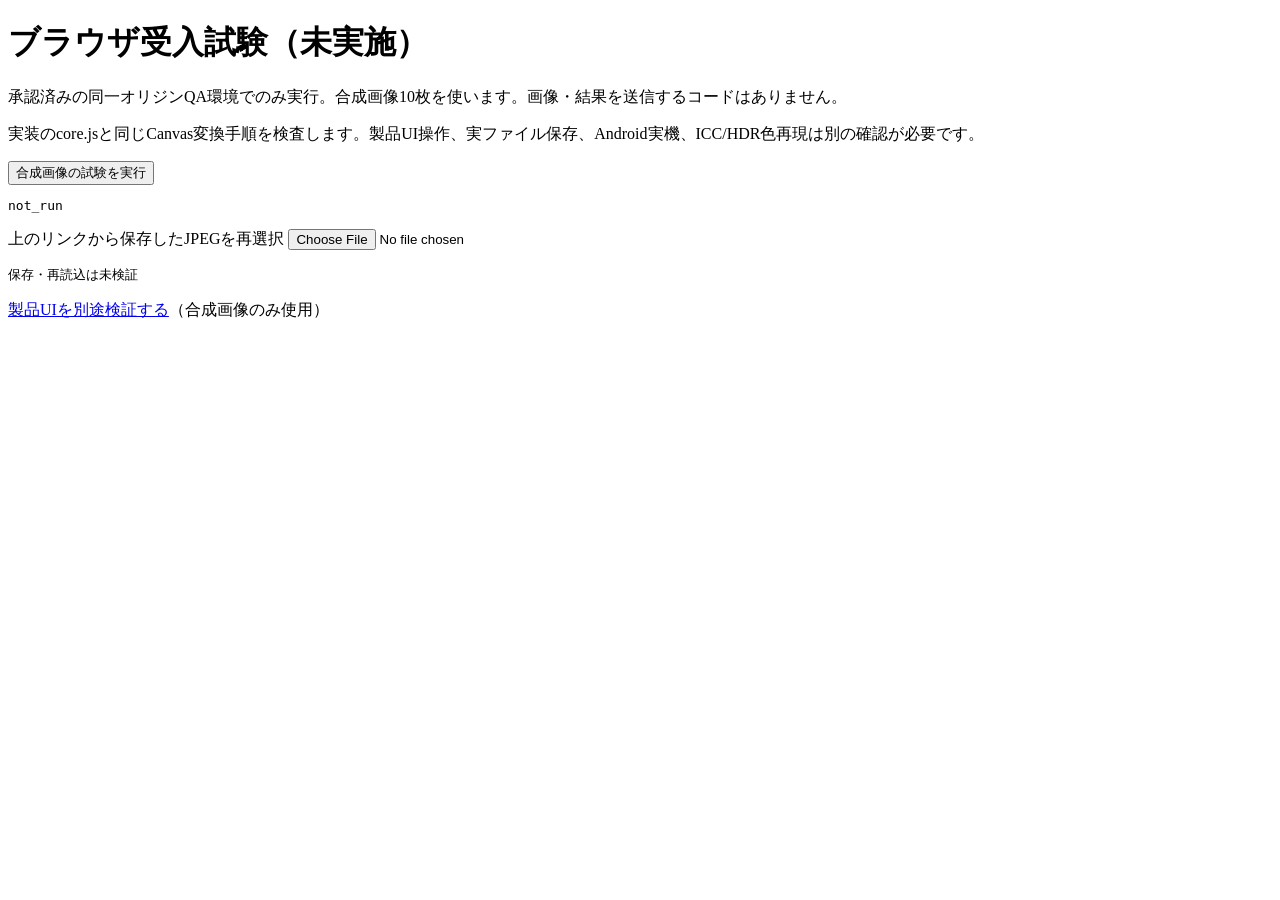
<file: experiments/image-fit/qa/index.html>
<!doctype html>
<html lang="ja"><meta charset="utf-8"><meta name="viewport" content="width=device-width,initial-scale=1">
<meta name="robots" content="noindex,nofollow"><title>画像サイズ合わせ：合成画像コーデックQA</title>
<h1>ブラウザ受入試験（未実施）</h1>
<p>承認済みの同一オリジンQA環境でのみ実行。合成画像10枚を使います。画像・結果を送信するコードはありません。</p>
<p>実装のcore.jsと同じCanvas変換手順を検査します。製品UI操作、実ファイル保存、Android実機、ICC/HDR色再現は別の確認が必要です。</p>
<button id="run" type="button">合成画像の試験を実行</button>
<pre id="report">not_run</pre><a id="save" hidden>透過変換のJPEGを保存</a>
<p><label>上のリンクから保存したJPEGを再選択 <input id="reload" type="file" accept="image/jpeg"></label></p>
<pre id="roundtrip">保存・再読込は未検証</pre>
<p><a href="../site/index.html">製品UIを別途検証する</a>（合成画像のみ使用）</p>
<script src="../site/core.js"></script><script src="fixtures.js"></script><script src="runner.js"></script>
</html>
</file>
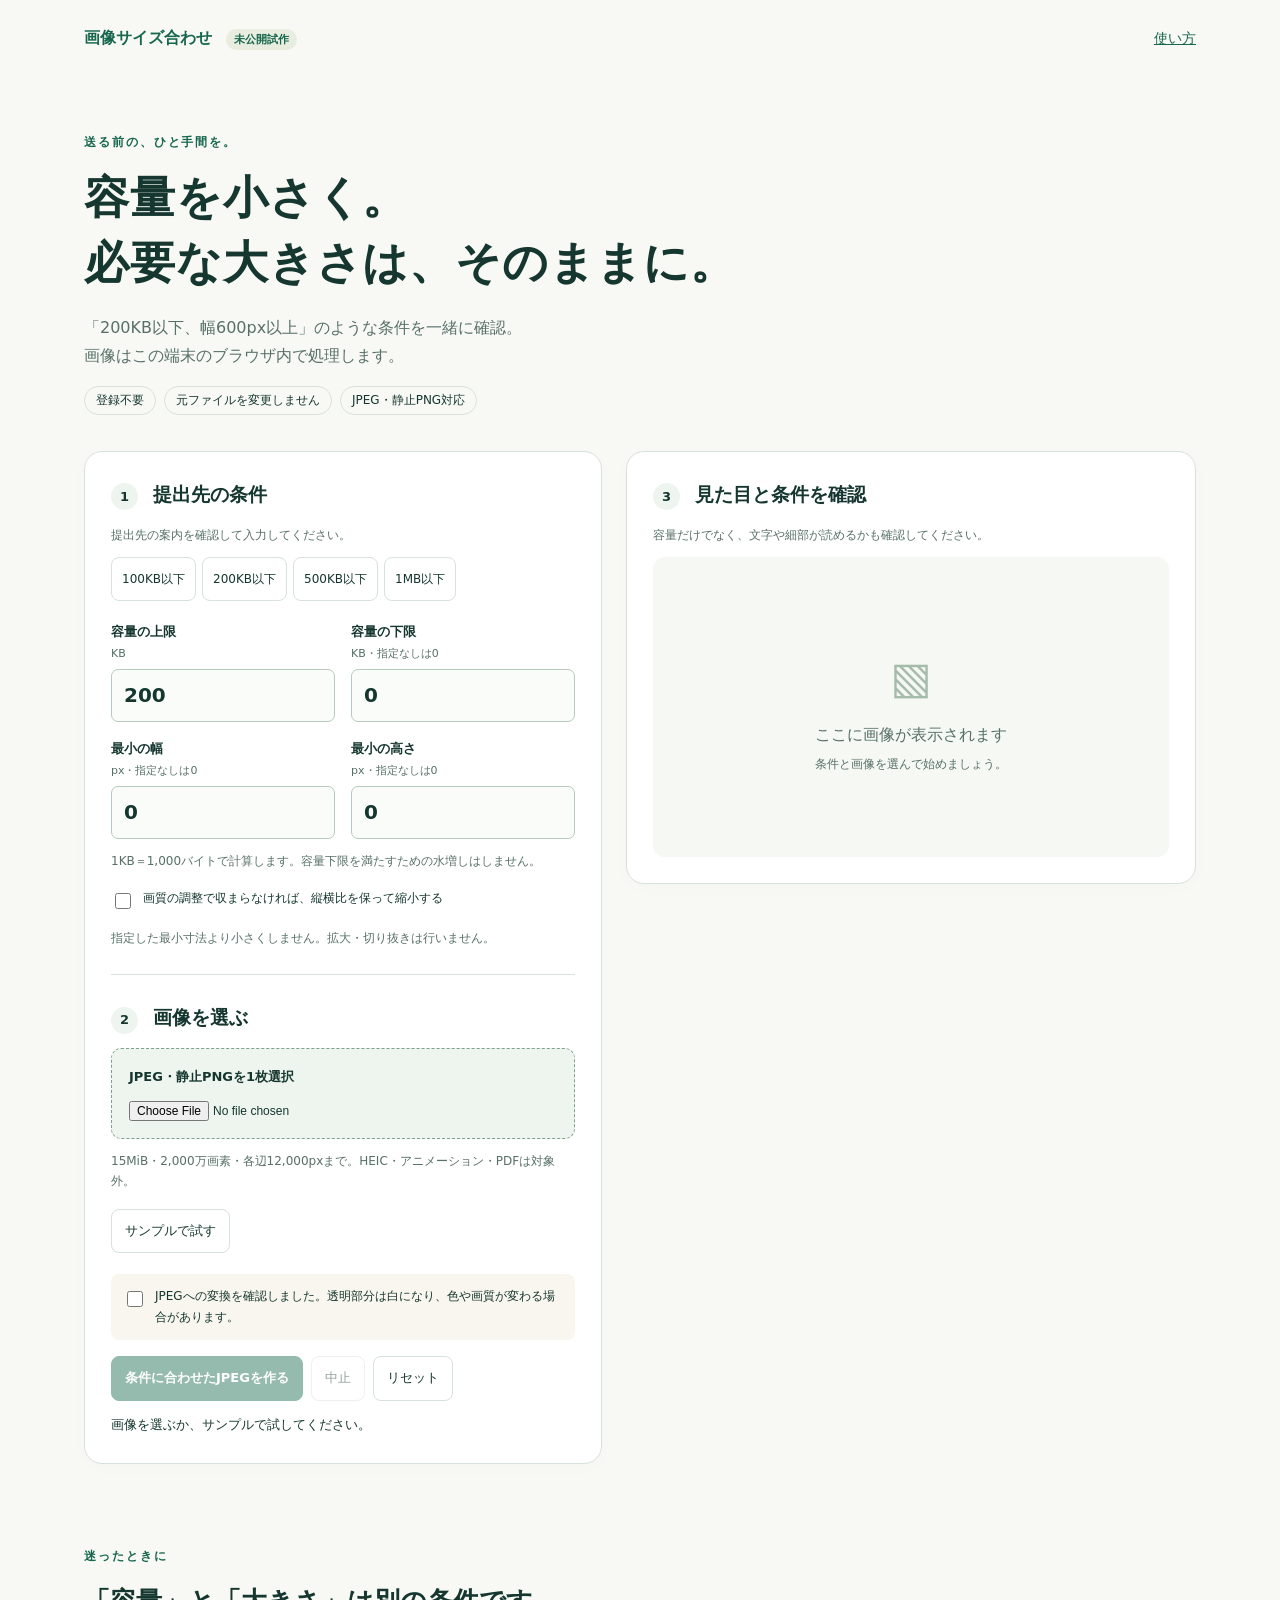
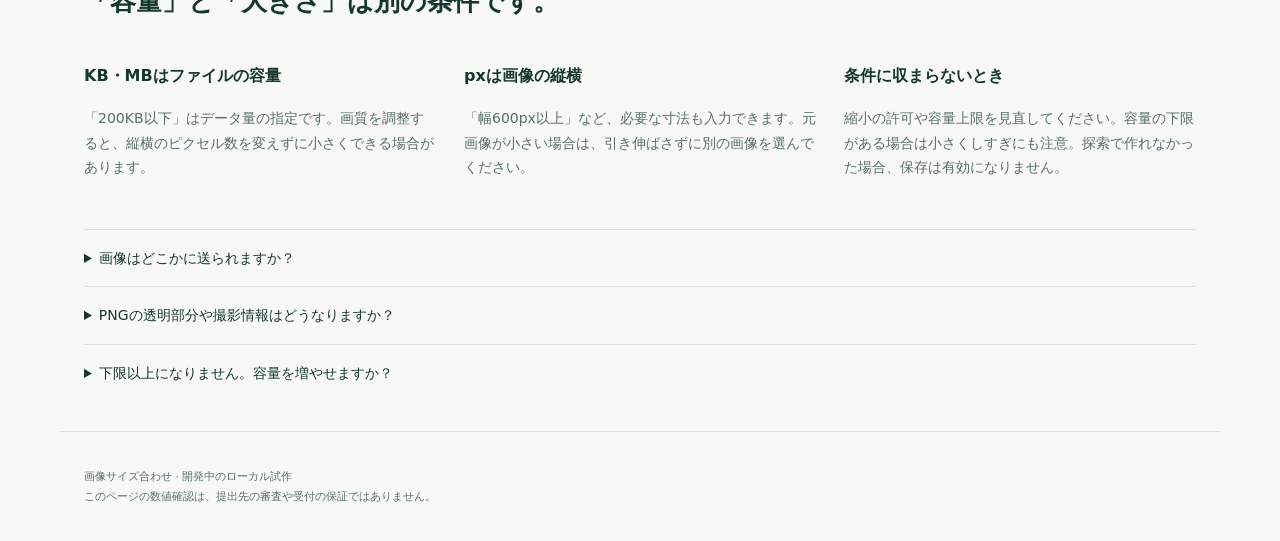
<file: experiments/image-fit/site/index.html>
<!doctype html>
<html lang="ja">
<head>
<meta charset="utf-8"><meta name="viewport" content="width=device-width,initial-scale=1">
<meta http-equiv="Content-Security-Policy" content="default-src 'self'; script-src 'self'; style-src 'self'; img-src 'self' blob: data:; connect-src 'none'; object-src 'none'; base-uri 'none'; form-action 'none'">
<meta name="robots" content="noindex,nofollow">
<title>画像を200KB以下に圧縮・最小pxも確認｜画像サイズ合わせ（未公開試作）</title>
<meta name="description" content="画像を100KB・200KB・500KB以下へ。容量の下限と最小ピクセル数を確認し、条件内のJPEGをブラウザ内で作成します。登録不要。">
<link rel="stylesheet" href="style.css"><script src="core.js" defer></script><script src="app.js" defer></script>
</head>
<body>
<header><a class="brand" href="#">画像サイズ合わせ <span>未公開試作</span></a><a href="#guide">使い方</a></header>
<main>
<section class="intro"><p class="eyebrow">送る前の、ひと手間を。</p><h1>容量を小さく。<br>必要な大きさは、そのままに。</h1><p>「200KB以下、幅600px以上」のような条件を一緒に確認。<br>画像はこの端末のブラウザ内で処理します。</p><div class="pills"><span>登録不要</span><span>元ファイルを変更しません</span><span>JPEG・静止PNG対応</span></div></section>
<div class="workspace">
<section class="panel controls" aria-labelledby="condition-heading">
<h2 id="condition-heading"><span class="step">1</span> 提出先の条件</h2>
<p class="hint">提出先の案内を確認して入力してください。</p>
<div class="presets" aria-label="容量上限の選択"><button type="button" data-kb="100">100KB以下</button><button type="button" data-kb="200">200KB以下</button><button type="button" data-kb="500">500KB以下</button><button type="button" data-kb="1000">1MB以下</button></div>
<div class="fields"><label>容量の上限 <span class="unit">KB</span><input id="maxKB" type="number" min="1" max="15000" step="any" value="200"></label><label>容量の下限 <span class="unit">KB・指定なしは0</span><input id="minKB" type="number" min="0" step="any" value="0"></label><label>最小の幅 <span class="unit">px・指定なしは0</span><input id="minW" type="number" min="0" max="12000" step="1" value="0"></label><label>最小の高さ <span class="unit">px・指定なしは0</span><input id="minH" type="number" min="0" max="12000" step="1" value="0"></label></div>
<p class="hint">1KB＝1,000バイトで計算します。容量下限を満たすための水増しはしません。</p>
<label class="check"><input id="resize" type="checkbox">画質の調整で収まらなければ、縦横比を保って縮小する</label>
<p class="hint">指定した最小寸法より小さくしません。拡大・切り抜きは行いません。</p>
<hr><h2><span class="step">2</span> 画像を選ぶ</h2>
<label class="filebox" for="file">JPEG・静止PNGを1枚選択<input id="file" type="file" accept="image/jpeg,image/png"></label>
<p class="hint">15MiB・2,000万画素・各辺12,000pxまで。HEIC・アニメーション・PDFは対象外。</p>
<button id="sample" type="button" class="secondary">サンプルで試す</button>
<label class="check conversion"><input id="agree" type="checkbox">JPEGへの変換を確認しました。透明部分は白になり、色や画質が変わる場合があります。</label>
<div class="actions"><button id="run" class="primary" disabled>条件に合わせたJPEGを作る</button><button id="cancel" type="button" disabled>中止</button><button id="clear" type="button">リセット</button></div>
<p id="status" class="status" role="status" aria-live="polite">画像を選ぶか、サンプルで試してください。</p>
</section>
<section class="panel preview" aria-labelledby="result-heading"><h2 id="result-heading"><span class="step">3</span> 見た目と条件を確認</h2><p class="hint">容量だけでなく、文字や細部が読めるかも確認してください。</p>
<div id="empty" class="empty"><span aria-hidden="true">▧</span><p>ここに画像が表示されます</p><small>条件と画像を選んで始めましょう。</small></div>
<div id="before" hidden><h3>元画像</h3><p id="input-info"></p><div class="imageframe"><img id="original" alt="選択した元画像" role="button" tabindex="0" aria-label="元画像を原寸で開く（新しいタブ）"></div></div>
<div id="after" hidden><h3>作成したJPEG <span class="badge">入力した数値条件を満たしています</span></h3><p id="output-info"></p><div class="imageframe"><img id="output" alt="条件に合わせたJPEG" role="button" tabindex="0" aria-label="作成したJPEGを原寸で開く（新しいタブ）"></div><label class="check"><input id="review" type="checkbox">文字・色・細部を見て、保存する画像を確認しました</label><a id="download" class="primary disabled" aria-disabled="true" tabindex="-1">JPEGを保存</a><p class="hint">プレビューをタップするか、フォーカスしてEnter・スペースを押すと原寸画像を別タブで開けます。提出先での受付・内容の判読は保証しません。</p></div>
</section></div>
<section class="guide" id="guide"><p class="eyebrow">迷ったときに</p><h2>「容量」と「大きさ」は別の条件です。</h2><div class="guidegrid"><article><h3>KB・MBはファイルの容量</h3><p>「200KB以下」はデータ量の指定です。画質を調整すると、縦横のピクセル数を変えずに小さくできる場合があります。</p></article><article><h3>pxは画像の縦横</h3><p>「幅600px以上」など、必要な寸法も入力できます。元画像が小さい場合は、引き伸ばさずに別の画像を選んでください。</p></article><article><h3>条件に収まらないとき</h3><p>縮小の許可や容量上限を見直してください。容量の下限がある場合は小さくしすぎにも注意。探索で作れなかった場合、保存は有効になりません。</p></article></div><details><summary>画像はどこかに送られますか？</summary><p>この試作に画像送信・外部解析・広告・ブラウザへの自動保存機能はありません。ページ配信時には配信事業者が通常のアクセス情報を処理する場合があります。ファイル名や画像内容を送信する機能はありません。リセットやページ終了で作業内容は失われます。</p></details><details><summary>PNGの透明部分や撮影情報はどうなりますか？</summary><p>出力はJPEGのみで透明部分は白になります。元の撮影情報の引継ぎは目的としていません。色・画質・向きなどを保存前に確認してください。画像内に写っている個人情報は消しません。</p></details><details><summary>下限以上になりません。容量を増やせますか？</summary><p>無意味なデータの追加や、画像の引き伸ばしは行いません。高解像度の元画像を選ぶか、提出先の条件をご確認ください。JPEGの品質・寸法を段階的に試すため、全ての出力方法を探索した結果ではありません。</p></details></section>
</main><footer>画像サイズ合わせ · 開発中のローカル試作<br>このページの数値確認は、提出先の審査や受付の保証ではありません。</footer>
</body></html>
</file>
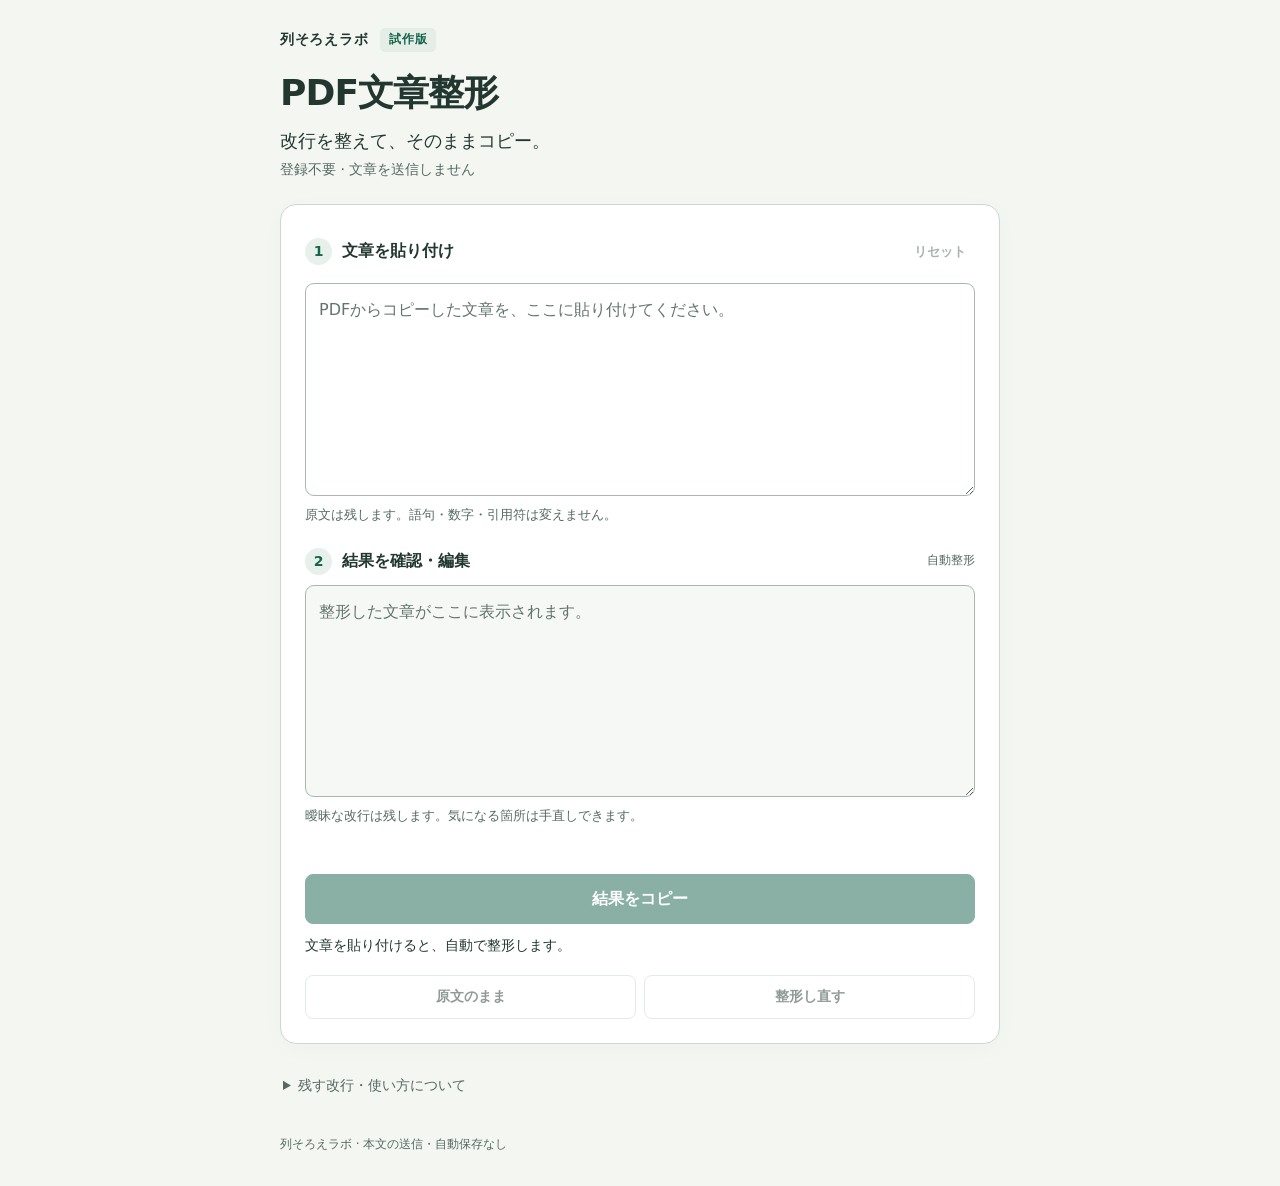
<file: experiments/pdf-text/site/index.html>
<!doctype html>
<html lang="ja">
<head>
  <meta charset="utf-8">
  <meta name="viewport" content="width=device-width,initial-scale=1">
  <meta name="robots" content="noindex,nofollow">
  <meta http-equiv="Content-Security-Policy" content="default-src 'none'; script-src 'self'; style-src 'self'; connect-src 'none'; img-src 'none'; base-uri 'none'; form-action 'none'">
  <title>PDF文章整形｜改行を整えて、そのままコピー</title>
  <meta name="description" content="PDFからコピーした文章の折り返し改行を控えめに整形。原文を残し、結果を編集してコピーできます。">
  <link rel="stylesheet" href="style.css">
  <script src="core.js" defer></script>
  <script src="app.js" defer></script>
</head>
<body>
  <main>
    <header>
      <p class="brand">列そろえラボ <span class="badge">試作版</span></p>
      <h1>PDF文章整形</h1>
      <p class="lead">改行を整えて、そのままコピー。</p>
      <p class="privacy">登録不要 · 文章を送信しません</p>
    </header>
    <section class="card" aria-label="文章の整形">
      <div class="label-row"><label for="source"><span class="step">1</span> 文章を貼り付け</label><button id="reset" class="quiet" type="button" disabled>リセット</button></div>
      <textarea id="source" rows="7" spellcheck="false" autocomplete="off" autocapitalize="off" aria-describedby="source-hint" placeholder="PDFからコピーした文章を、ここに貼り付けてください。"></textarea>
      <p id="source-hint" class="hint">原文は残します。語句・数字・引用符は変えません。</p>
      <div class="result-heading"><label for="result"><span class="step">2</span> 結果を確認・編集</label><span class="automatic">自動整形</span></div>
      <textarea id="result" rows="7" spellcheck="false" autocomplete="off" autocapitalize="off" aria-describedby="result-hint summary" placeholder="整形した文章がここに表示されます。" disabled></textarea>
      <p id="result-hint" class="hint">曖昧な改行は残します。気になる箇所は手直しできます。</p>
      <p id="summary" class="summary"></p>
      <button id="copy" class="primary" type="button" disabled>結果をコピー</button>
      <p id="status" class="status" role="status" aria-live="polite" aria-atomic="true"></p>
      <div class="secondary"><button id="restore" type="button" disabled>原文のまま</button><button id="reformat" type="button" disabled>整形し直す</button></div>
    </section>
    <details>
      <summary>残す改行・使い方について</summary>
      <p>段落・空行・箇条書き・見出し・URL・メール・数字を含む行は、改行をなるべく残します。日本語の助詞などから折り返しと判断できる箇所だけをつなぎます。英文では接続に必要な半角スペースを入れる場合があります。</p>
      <p>意図と違う場合は結果を手直しするか、「原文のまま」に戻せます。すべての折り返しや見出しを正しく判定できるわけではありません。</p>
      <p>10万文字（UTF-16単位）・5,000行まで。PDFファイルの読込や画像の文字認識は行いません。表・CSV全体には使わず、文章だけを貼り付けてください。</p>
      <p>文章はこのページの一時的な状態だけに保持します。リセットや再読み込みで消えます。端末のクリップボードへコピー済みの文章は消えません。</p>
    </details>
    <footer>列そろえラボ · 本文の送信・自動保存なし</footer>
  </main>
</body>
</html>
</file>
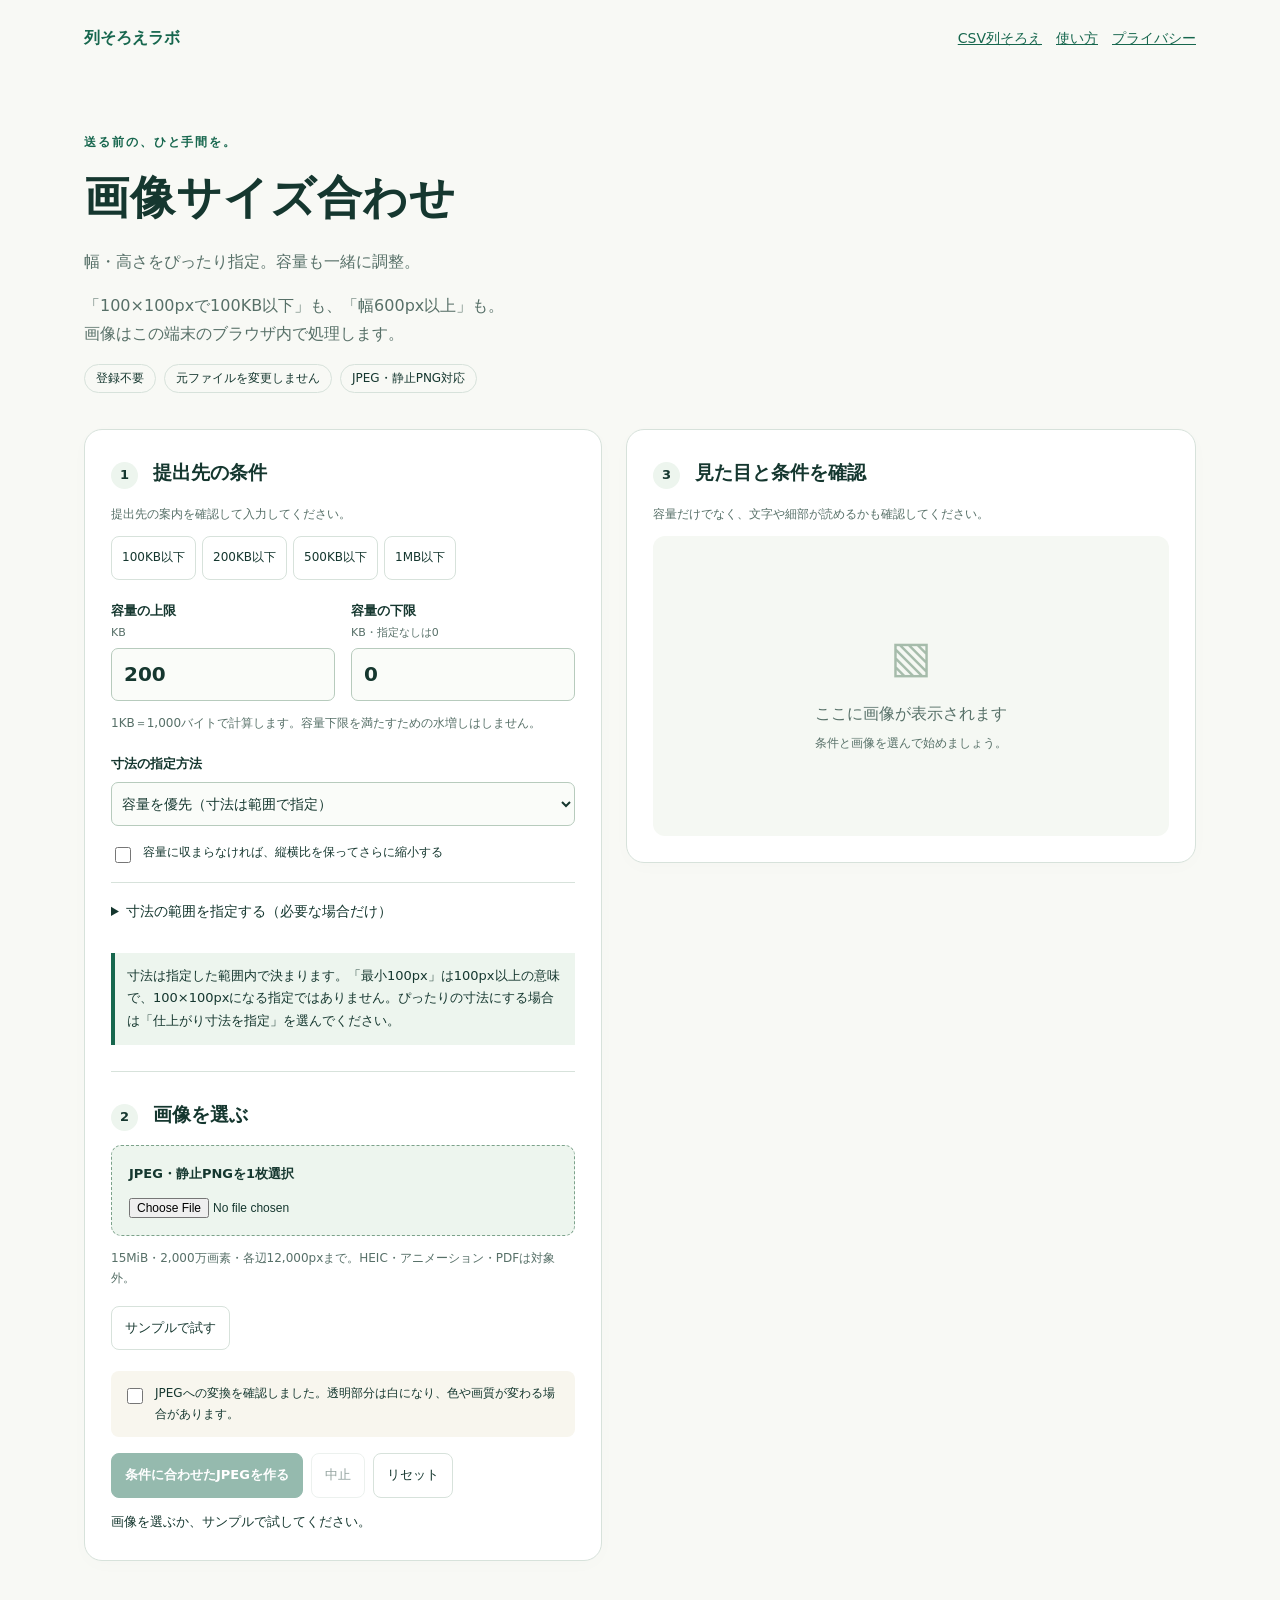
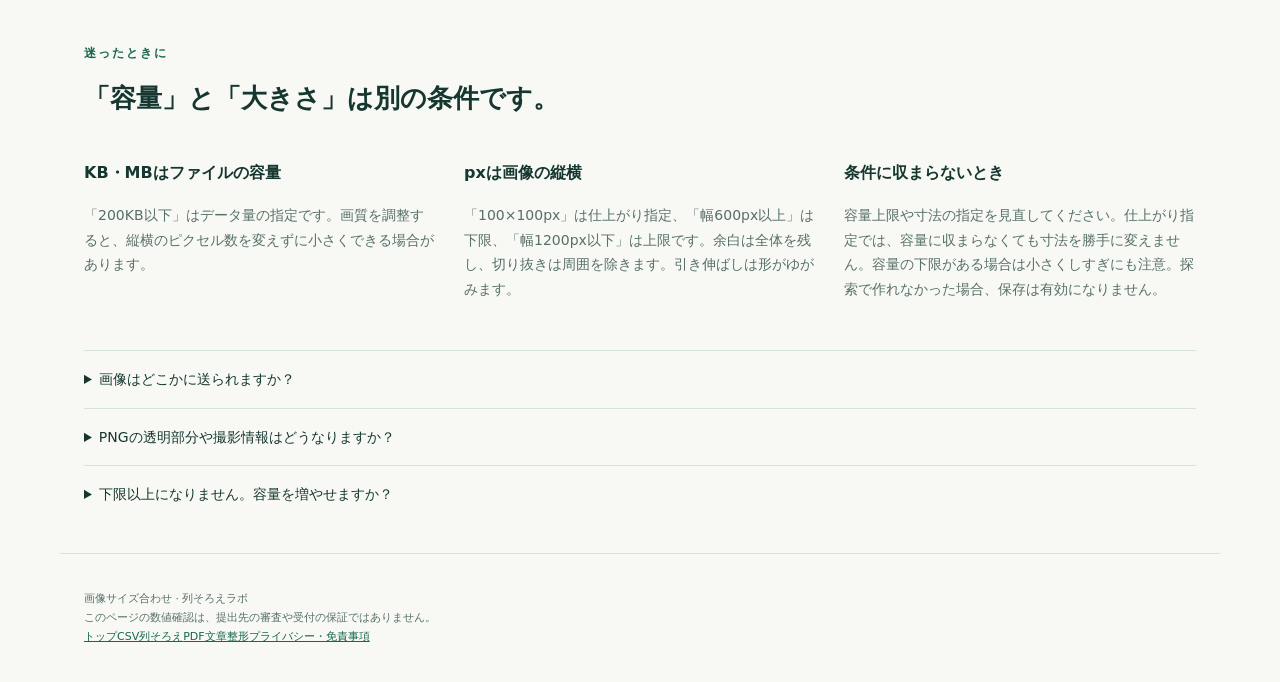
<file: site/tools/image-fit/index.html>
<!doctype html>
<html lang="ja">
<head>
<meta charset="utf-8"><meta name="viewport" content="width=device-width,initial-scale=1">
<meta http-equiv="Content-Security-Policy" content="default-src 'self'; script-src 'self' https://static.cloudflareinsights.com; style-src 'self'; img-src 'self' blob: data:; connect-src 'self' https://cloudflareinsights.com; object-src 'none'; base-uri 'none'; form-action 'none'">
<meta name="robots" content="index,follow"><link rel="canonical" href="https://columns-lab.pages.dev/tools/image-fit/">
<title>画像サイズ合わせ｜仕上がり寸法と容量を同時に指定 | 列そろえラボ</title>
<meta name="description" content="画像を100KB・200KB・500KB以下へ。仕上がり寸法または寸法の範囲と容量の上下限を同時に確認し、JPEG・静止PNGから条件内のJPEGを端末内で作成。無料・登録不要。">
<link rel="stylesheet" href="style.css"><script src="core.js" defer></script><script src="app.js" defer></script>
</head>
<body>
<header><a class="brand" href="/">列そろえラボ</a><nav aria-label="ページ案内"><a href="/tools/csv-merge/">CSV列そろえ</a><a href="#guide">使い方</a><a href="/privacy/">プライバシー</a></nav></header>
<main>
<section class="intro"><p class="eyebrow">送る前の、ひと手間を。</p><h1>画像サイズ合わせ</h1><p>幅・高さをぴったり指定。容量も一緒に調整。</p><p>「100×100pxで100KB以下」も、「幅600px以上」も。<br>画像はこの端末のブラウザ内で処理します。</p><div class="pills"><span>登録不要</span><span>元ファイルを変更しません</span><span>JPEG・静止PNG対応</span></div></section>
<div class="workspace">
<section class="panel controls" aria-labelledby="condition-heading">
<h2 id="condition-heading"><span class="step">1</span> 提出先の条件</h2>
<p class="hint">提出先の案内を確認して入力してください。</p>
<div class="presets" aria-label="容量上限の選択"><button type="button" data-kb="100">100KB以下</button><button type="button" data-kb="200">200KB以下</button><button type="button" data-kb="500">500KB以下</button><button type="button" data-kb="1000">1MB以下</button></div>
<div class="fields"><label>容量の上限 <span class="unit">KB</span><input id="maxKB" type="number" min="1" max="15000" step="any" value="200"></label><label>容量の下限 <span class="unit">KB・指定なしは0</span><input id="minKB" type="number" min="0" step="any" value="0"></label></div>
<p class="hint">1KB＝1,000バイトで計算します。容量下限を満たすための水増しはしません。</p>
<label class="select-label" for="mode">寸法の指定方法</label><select id="mode" aria-describedby="dimension-summary"><option value="capacity">容量を優先（寸法は範囲で指定）</option><option value="exact">仕上がり寸法を指定（幅・高さぴったり）</option></select>
<div id="exact-settings" hidden><div class="fields"><label>仕上がりの幅 <span class="unit">px・この寸法で保存</span><input id="targetW" type="number" min="1" max="12000" step="1" value="100"></label><label>仕上がりの高さ <span class="unit">px・この寸法で保存</span><input id="targetH" type="number" min="1" max="12000" step="1" value="100"></label></div>
<label class="select-label" for="fit">元画像と縦横比が違うとき</label><select id="fit"><option value="pad">白い余白を追加（全体を残す）</option><option value="crop">中央で切り抜く（周囲が欠ける）</option><option value="stretch">引き伸ばす（形がゆがむ）</option></select></div>
<div id="capacity-settings"><label class="check"><input id="resize" type="checkbox">容量に収まらなければ、縦横比を保ってさらに縮小する</label>
<details><summary>寸法の範囲を指定する（必要な場合だけ）</summary><p class="hint">最小＝これ以上、最大＝これ以下。最大を指定すると、縮小のチェックがなくても範囲内に縮小します。拡大はしません。</p><div class="fields"><label>幅の下限（最小）<span class="unit">px以上・指定なしは0</span><input id="minW" type="number" min="0" max="12000" step="1" value="0"></label><label>高さの下限（最小）<span class="unit">px以上・指定なしは0</span><input id="minH" type="number" min="0" max="12000" step="1" value="0"></label><label>幅の上限（最大）<span class="unit">px以下・指定なしは0</span><input id="maxW" type="number" min="0" max="12000" step="1" value="0"></label><label>高さの上限（最大）<span class="unit">px以下・指定なしは0</span><input id="maxH" type="number" min="0" max="12000" step="1" value="0"></label></div></details></div>
<p id="dimension-summary" class="dimension-summary" role="status" aria-live="polite"></p>
<hr><h2><span class="step">2</span> 画像を選ぶ</h2>
<label class="filebox" for="file">JPEG・静止PNGを1枚選択<input id="file" type="file" accept="image/jpeg,image/png"></label>
<p class="hint">15MiB・2,000万画素・各辺12,000pxまで。HEIC・アニメーション・PDFは対象外。</p>
<button id="sample" type="button" class="secondary">サンプルで試す</button>
<label class="check conversion"><input id="agree" type="checkbox">JPEGへの変換を確認しました。透明部分は白になり、色や画質が変わる場合があります。</label>
<div class="actions"><button id="run" class="primary" disabled>条件に合わせたJPEGを作る</button><button id="cancel" type="button" disabled>中止</button><button id="clear" type="button">リセット</button></div>
<p id="status" class="status" role="status" aria-live="polite">画像を選ぶか、サンプルで試してください。</p>
</section>
<section class="panel preview" aria-labelledby="result-heading"><h2 id="result-heading"><span class="step">3</span> 見た目と条件を確認</h2><p class="hint">容量だけでなく、文字や細部が読めるかも確認してください。</p>
<div id="empty" class="empty"><span aria-hidden="true">▧</span><p>ここに画像が表示されます</p><small>条件と画像を選んで始めましょう。</small></div>
<div id="before" hidden><h3>元画像</h3><p id="input-info"></p><div class="imageframe"><img id="original" alt="選択した元画像" role="button" tabindex="0" aria-label="元画像を原寸で開く（新しいタブ）"></div></div>
<div id="after" hidden><h3>作成したJPEG <span class="badge">入力した数値条件を満たしています</span></h3><p id="output-info"></p><div class="imageframe"><img id="output" alt="条件に合わせたJPEG" role="button" tabindex="0" aria-label="作成したJPEGを原寸で開く（新しいタブ）"></div><label class="check"><input id="review" type="checkbox">文字・色・細部を見て、保存する画像を確認しました</label><a id="download" class="primary disabled" aria-disabled="true" tabindex="-1">JPEGを保存</a><p class="hint">プレビューをタップするか、フォーカスしてEnter・スペースを押すと原寸画像を別タブで開けます。提出先での受付・内容の判読は保証しません。</p></div>
</section></div>
<section class="guide" id="guide"><p class="eyebrow">迷ったときに</p><h2>「容量」と「大きさ」は別の条件です。</h2><div class="guidegrid"><article><h3>KB・MBはファイルの容量</h3><p>「200KB以下」はデータ量の指定です。画質を調整すると、縦横のピクセル数を変えずに小さくできる場合があります。</p></article><article><h3>pxは画像の縦横</h3><p>「100×100px」は仕上がり指定、「幅600px以上」は下限、「幅1200px以下」は上限です。余白は全体を残し、切り抜きは周囲を除きます。引き伸ばしは形がゆがみます。</p></article><article><h3>条件に収まらないとき</h3><p>容量上限や寸法の指定を見直してください。仕上がり指定では、容量に収まらなくても寸法を勝手に変えません。容量の下限がある場合は小さくしすぎにも注意。探索で作れなかった場合、保存は有効になりません。</p></article></div><details><summary>画像はどこかに送られますか？</summary><p>画像の内容・ファイル名を送信する機能や、作業内容の自動保存機能はありません。ページ表示時には通常の配信通信と、既存のCloudflare Web Analyticsによる閲覧先・表示性能などの計測通信があります。画像処理とは別で、画像・ファイル名は解析イベントに含めません。リセットやページ終了で作業内容は失われます。詳しくはプライバシー方針をご確認ください。</p></details><details><summary>PNGの透明部分や撮影情報はどうなりますか？</summary><p>出力はJPEGのみで透明部分は白になります。元の撮影情報の引継ぎは目的としていません。色・画質・向きなどを保存前に確認してください。画像内に写っている個人情報は消しません。</p></details><details><summary>下限以上になりません。容量を増やせますか？</summary><p>容量を水増しするための無意味なデータ追加は行いません。高解像度の元画像を選ぶか、提出先の条件をご確認ください。JPEGの品質・寸法を段階的に試すため、全ての出力方法を探索した結果ではありません。</p></details></section>
</main><footer>画像サイズ合わせ · 列そろえラボ<br>このページの数値確認は、提出先の審査や受付の保証ではありません。<nav aria-label="関連ページ"><a href="/">トップ</a><a href="/tools/csv-merge/">CSV列そろえ</a><a href="/tools/pdf-text/">PDF文章整形</a><a href="/privacy/">プライバシー・免責事項</a></nav></footer>
</body></html>
</file>
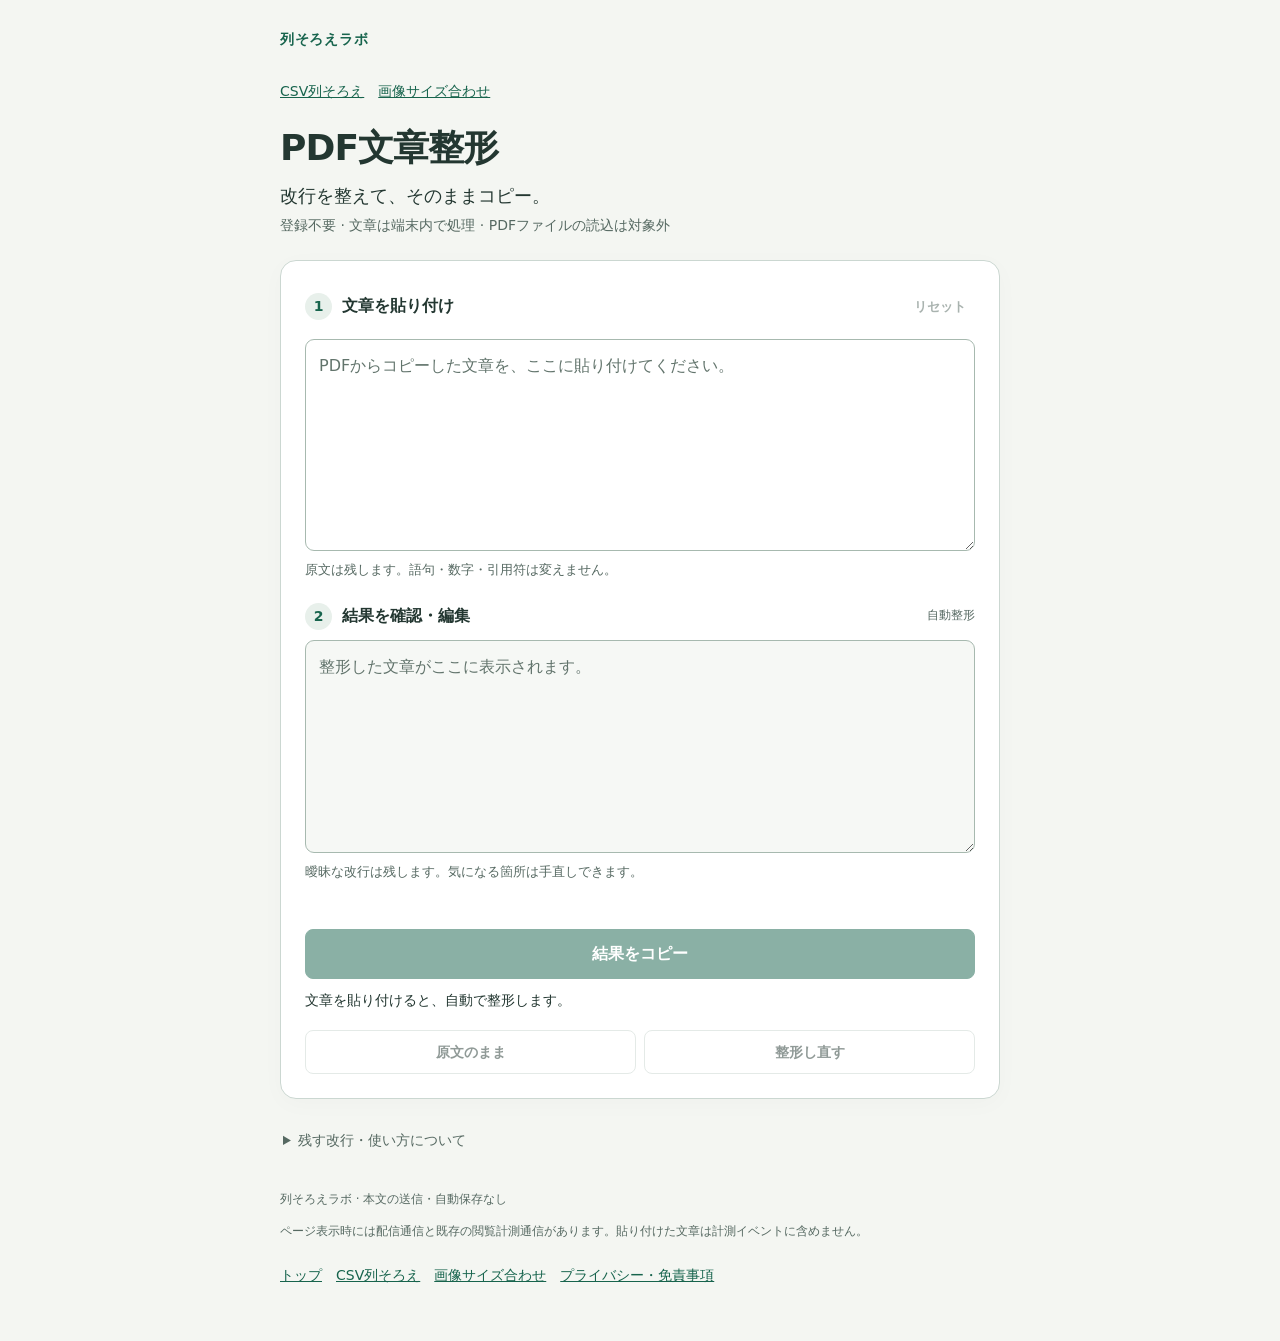
<file: site/tools/pdf-text/index.html>
<!doctype html>
<html lang="ja">
<head>
  <meta charset="utf-8">
  <meta name="viewport" content="width=device-width,initial-scale=1">
  <meta name="robots" content="index,follow">
  <meta http-equiv="Content-Security-Policy" content="default-src 'none'; script-src 'self' https://static.cloudflareinsights.com; style-src 'self'; connect-src https://cloudflareinsights.com; img-src 'none'; base-uri 'none'; form-action 'none'">
  <link rel="canonical" href="https://columns-lab.pages.dev/tools/pdf-text/">
  <title>PDF文章整形｜コピーした文章の改行を整える無料ツール | 列そろえラボ</title>
  <meta name="description" content="PDFからコピーした文章の折り返し改行を控えめに整形。原文を残し、結果を編集してコピーできます。">
  <link rel="stylesheet" href="style.css">
  <script src="core.js" defer></script>
  <script src="app.js" defer></script>
</head>
<body>
  <main>
    <header>
      <a class="brand" href="/">列そろえラボ</a><nav class="tool-nav" aria-label="関連ツール"><a href="/tools/csv-merge/">CSV列そろえ</a><a href="/tools/image-fit/">画像サイズ合わせ</a></nav>
      <h1>PDF文章整形</h1>
      <p class="lead">改行を整えて、そのままコピー。</p>
      <p class="privacy">登録不要 · 文章は端末内で処理 · PDFファイルの読込は対象外</p>
    </header>
    <section class="card" aria-label="文章の整形">
      <div class="label-row"><label for="source"><span class="step">1</span> 文章を貼り付け</label><button id="reset" class="quiet" type="button" disabled>リセット</button></div>
      <textarea id="source" rows="7" spellcheck="false" autocomplete="off" autocapitalize="off" aria-describedby="source-hint" placeholder="PDFからコピーした文章を、ここに貼り付けてください。"></textarea>
      <p id="source-hint" class="hint">原文は残します。語句・数字・引用符は変えません。</p>
      <div class="result-heading"><label for="result"><span class="step">2</span> 結果を確認・編集</label><span class="automatic">自動整形</span></div>
      <textarea id="result" rows="7" spellcheck="false" autocomplete="off" autocapitalize="off" aria-describedby="result-hint summary" placeholder="整形した文章がここに表示されます。" disabled></textarea>
      <p id="result-hint" class="hint">曖昧な改行は残します。気になる箇所は手直しできます。</p>
      <p id="summary" class="summary"></p>
      <button id="copy" class="primary" type="button" disabled>結果をコピー</button>
      <p id="status" class="status" role="status" aria-live="polite" aria-atomic="true"></p>
      <div class="secondary"><button id="restore" type="button" disabled>原文のまま</button><button id="reformat" type="button" disabled>整形し直す</button></div>
    </section>
    <details>
      <summary>残す改行・使い方について</summary>
      <p>段落・空行・箇条書き・見出し・URL・メール・数字を含む行は、改行をなるべく残します。日本語の助詞などから折り返しと判断できる箇所だけをつなぎます。英文では接続に必要な半角スペースを入れる場合があります。</p>
      <p>意図と違う場合は結果を手直しするか、「原文のまま」に戻せます。すべての折り返しや見出しを正しく判定できるわけではありません。</p>
      <p>10万文字（UTF-16単位）・5,000行まで。PDFファイルの読込や画像の文字認識は行いません。表・CSV全体には使わず、文章だけを貼り付けてください。</p>
      <p>文章はこのページの一時的な状態だけに保持します。リセットや再読み込みで消えます。端末のクリップボードへコピー済みの文章は消えません。</p>
    </details>
    <footer>列そろえラボ · 本文の送信・自動保存なし<p>ページ表示時には配信通信と既存の閲覧計測通信があります。貼り付けた文章は計測イベントに含めません。</p><nav class="tool-nav" aria-label="サイト案内"><a href="/">トップ</a><a href="/tools/csv-merge/">CSV列そろえ</a><a href="/tools/image-fit/">画像サイズ合わせ</a><a href="/privacy/">プライバシー・免責事項</a></nav></footer>
  </main>
</body>
</html>
</file>
<file: experiments/image-fit/site/style.css>
:root{color-scheme:light;--ink:#15372f;--muted:#577068;--line:#d7e2db;--green:#17674e;--pale:#edf5ee}*{box-sizing:border-box}body{margin:0;background:#f8f9f5;color:var(--ink);font:16px/1.75 system-ui,-apple-system,"Noto Sans JP",sans-serif}header,main,footer{max-width:1160px;margin:auto}header{display:flex;justify-content:space-between;align-items:center;padding:24px}a{color:var(--green)}.brand{font-weight:750;text-decoration:none}.brand span{font-size:11px;background:#e8eddf;padding:4px 8px;border-radius:20px;margin-left:8px}header>a:last-child{font-size:14px}main{padding:0 24px}.intro{padding:44px 0 36px}.eyebrow{font-size:12px;font-weight:700;letter-spacing:.16em;color:var(--green)}h1{font-size:clamp(29px,4vw,45px);line-height:1.45;letter-spacing:.02em;margin:12px 0 18px}h2{font-size:19px;margin:0 0 14px}h3{font-size:16px;margin-top:24px}.intro>p:not(.eyebrow){color:var(--muted)}.pills{display:flex;gap:8px;flex-wrap:wrap;font-size:12px}.pills span{border:1px solid var(--line);padding:3px 11px;border-radius:30px}.workspace{display:grid;grid-template-columns:1fr 1.1fr;gap:24px;align-items:start}.panel{background:white;border:1px solid var(--line);border-radius:18px;padding:26px;box-shadow:0 4px 20px #21472c04}.step{display:inline-grid;place-items:center;border-radius:50%;width:27px;height:27px;background:var(--pale);font-size:13px;margin-right:8px}.hint,small{font-size:12px;color:var(--muted);line-height:1.7}.fields{display:grid;grid-template-columns:1fr 1fr;gap:16px;margin-top:20px}.fields label{font-size:13px;font-weight:600}.unit{display:block;font-weight:400;font-size:11px;color:var(--muted)}input[type=number]{display:block;width:100%;font:inherit;font-size:20px;color:var(--ink);background:#fafcf9;border:1px solid #b7cbbd;border-radius:7px;padding:8px 12px;margin-top:6px}button,.primary{font:inherit;font-size:13px;border:1px solid var(--line);background:white;border-radius:8px;padding:10px 13px;color:var(--ink);cursor:pointer;text-decoration:none;display:inline-block}button:hover:not(:disabled){background:var(--pale)}button:disabled{opacity:.45;cursor:default}.presets{display:flex;gap:6px;flex-wrap:wrap}.presets button{padding:6px 10px;font-size:12px}.check{display:flex;align-items:flex-start;gap:9px;font-size:12px;margin:16px 0;cursor:pointer}.check input{margin-top:5px;accent-color:var(--green);min-width:16px;min-height:16px}hr{border:0;border-top:1px solid var(--line);margin:26px 0}.filebox{display:block;padding:17px;background:var(--pale);border:1px dashed #7ca28b;border-radius:10px;font-size:13px;font-weight:600}input[type=file]{display:block;max-width:100%;font-size:12px;margin-top:12px}.secondary{margin:5px 0}.conversion{background:#f8f6ee;padding:12px;border-radius:8px}.actions{display:flex;gap:8px;flex-wrap:wrap}.primary{background:var(--green);color:white;border-color:var(--green);font-weight:600}.primary:hover:not(:disabled){background:#104d3a}.status{font-size:13px;margin-bottom:0;overflow-wrap:anywhere}.status.error{color:#a12b2b}.empty{min-height:300px;background:#f5f8f3;border-radius:12px;display:grid;place-content:center;text-align:center;color:var(--muted);padding:20px}.empty>span{font-size:44px;color:#a6bcab}.empty p{margin:5px}.imageframe{max-height:380px;overflow:auto;background:repeating-conic-gradient(#eef0eb 0% 25%,#fff 0% 50%) 0/20px 20px;border:1px solid var(--line);border-radius:10px;text-align:center}.imageframe img{display:block;max-width:100%;height:auto;margin:auto;cursor:zoom-in}.badge{display:block;width:fit-content;font-size:11px;background:#e6f3e7;color:#216136;border-radius:5px;padding:4px 8px;margin-top:7px}#input-info,#output-info{font-size:12px;overflow-wrap:anywhere}.disabled{pointer-events:none;opacity:.4}.guide{padding:70px 0 30px}.guide>h2{font-size:26px}.guidegrid{display:grid;grid-template-columns:repeat(3,1fr);gap:28px;margin-bottom:35px}.guidegrid p,details p{color:var(--muted);font-size:14px}details{border-top:1px solid var(--line);padding:16px 0}summary{cursor:pointer;font-size:14px}footer{font-size:11px;color:var(--muted);padding:35px 24px;border-top:1px solid var(--line)}[hidden]{display:none!important}:focus-visible{outline:3px solid #d1a142;outline-offset:3px}@media(max-width:740px){header{padding:17px}.intro{padding:26px 0}.workspace{grid-template-columns:1fr}.panel{padding:20px}main{padding:0 16px}.guidegrid{grid-template-columns:1fr;gap:0}.guide>h2{font-size:23px}.guide{padding-top:40px}h1{font-size:29px}.preview{min-width:0}.fields{gap:12px}.brand{font-size:14px}}

/* Narrow-screen controls: contain intrinsic input widths and keep targets usable. */
.workspace>*{min-width:0}.fields{grid-template-columns:repeat(2,minmax(0,1fr))}.fields input{min-width:0}button,.primary{min-height:44px}.presets button{min-height:44px}header nav{display:flex;gap:14px;flex-wrap:wrap;font-size:14px}header{gap:12px;flex-wrap:wrap}
@media(max-width:420px){.fields{grid-template-columns:1fr}.panel{padding:16px}.presets{display:grid;grid-template-columns:repeat(2,minmax(0,1fr))}.presets button{min-width:0;width:100%}.actions{display:grid;grid-template-columns:repeat(2,minmax(0,1fr))}.actions .primary{grid-column:1/-1}.actions button{min-width:0}.check{overflow-wrap:anywhere}.brand{overflow-wrap:anywhere}}
</file>
<file: experiments/pdf-text/site/style.css>
:root { color-scheme: light; --ink:#233731; --muted:#566962; --accent:#17644d; --line:#cbd7d1; --paper:#f4f6f2; }
* { box-sizing:border-box; }
body { margin:0; background:var(--paper); color:var(--ink); font:16px/1.65 system-ui,-apple-system,"Segoe UI",sans-serif; }
main { max-width:760px; padding:28px 20px 24px; margin:0 auto; }
.brand { display:flex; align-items:center; gap:12px; margin:0 0 18px; font-size:14px; font-weight:700; letter-spacing:.05em; }
.badge { color:var(--accent); background:#e4eee7; border-radius:5px; padding:2px 9px; font-size:12px; }
h1 { margin:0; font-size:clamp(27px,5vw,36px); letter-spacing:-.025em; line-height:1.3; }
.lead { margin:9px 0 3px; font-size:18px; }
.privacy { color:var(--muted); font-size:14px; margin:0 0 23px; }
.card { background:white; border:1px solid var(--line); border-radius:16px; padding:24px; box-shadow:0 5px 24px #20372d06; }
.label-row,.result-heading { display:flex; flex-wrap:wrap; align-items:center; justify-content:space-between; gap:8px; margin-bottom:10px; }
label { font-weight:700; }
.step { display:inline-grid; place-items:center; border-radius:50%; background:#e8f0eb; color:var(--accent); width:27px; height:27px; margin-right:4px; font-size:14px; }
textarea { display:block; width:100%; max-width:100%; min-width:0; min-height:170px; resize:vertical; border:1px solid #a7b9af; border-radius:9px; padding:13px; background:#fff; color:var(--ink); font:16px/1.65 system-ui,-apple-system,"Segoe UI",sans-serif; overflow-wrap:anywhere; }
textarea:disabled { background:#f6f8f5; color:var(--muted); opacity:1; }
textarea::placeholder { color:#62746c; }
textarea:focus-visible,button:focus-visible,summary:focus-visible { outline:3px solid #268b68; outline-offset:3px; }
.hint { font-size:13px; color:var(--muted); margin:8px 0 22px; }
.automatic { font-size:12px; color:var(--muted); }
.summary { min-height:24px; font-size:13px; color:var(--muted); margin:-11px 0 12px; overflow-wrap:anywhere; }
button { min-height:44px; padding:9px 15px; border:1px solid var(--line); border-radius:8px; background:#fff; color:var(--ink); font:inherit; font-weight:600; cursor:pointer; }
button:disabled { cursor:default; opacity:.5; }
.quiet { font-size:13px; border-color:transparent; color:var(--muted); padding:6px 8px; }
.primary { display:block; width:100%; min-height:50px; background:var(--accent); color:white; border-color:var(--accent); }
.primary:hover:enabled { background:#104c3a; }
.secondary { display:flex; flex-wrap:wrap; gap:8px; }
.secondary button { flex:1 1 130px; font-size:14px; }
.status { margin:10px 0 15px; min-height:26px; font-size:14px; overflow-wrap:anywhere; }
details { color:var(--muted); font-size:14px; margin:20px 0; padding:0 3px; }
summary { padding:10px 0; cursor:pointer; min-height:44px; }
details p { overflow-wrap:anywhere; }
footer { color:var(--muted); font-size:12px; padding:7px 0; }
@media(max-width:420px) { main { padding:22px 12px; } .card { padding:16px; border-radius:12px; } .lead { font-size:17px; } textarea { min-height:154px; } }
</file>
<file: site/tools/image-fit/style.css>
:root{color-scheme:light;--ink:#15372f;--muted:#577068;--line:#d7e2db;--green:#17674e;--pale:#edf5ee}*{box-sizing:border-box}body{margin:0;background:#f8f9f5;color:var(--ink);font:16px/1.75 system-ui,-apple-system,"Noto Sans JP",sans-serif}header,main,footer{max-width:1160px;margin:auto}header{display:flex;justify-content:space-between;align-items:center;padding:24px}a{color:var(--green)}.brand{font-weight:750;text-decoration:none}.brand span{font-size:11px;background:#e8eddf;padding:4px 8px;border-radius:20px;margin-left:8px}header>a:last-child{font-size:14px}main{padding:0 24px}.intro{padding:44px 0 36px}.eyebrow{font-size:12px;font-weight:700;letter-spacing:.16em;color:var(--green)}h1{font-size:clamp(29px,4vw,45px);line-height:1.45;letter-spacing:.02em;margin:12px 0 18px}h2{font-size:19px;margin:0 0 14px}h3{font-size:16px;margin-top:24px}.intro>p:not(.eyebrow){color:var(--muted)}.pills{display:flex;gap:8px;flex-wrap:wrap;font-size:12px}.pills span{border:1px solid var(--line);padding:3px 11px;border-radius:30px}.workspace{display:grid;grid-template-columns:1fr 1.1fr;gap:24px;align-items:start}.panel{background:white;border:1px solid var(--line);border-radius:18px;padding:26px;box-shadow:0 4px 20px #21472c04}.step{display:inline-grid;place-items:center;border-radius:50%;width:27px;height:27px;background:var(--pale);font-size:13px;margin-right:8px}.hint,small{font-size:12px;color:var(--muted);line-height:1.7}.fields{display:grid;grid-template-columns:1fr 1fr;gap:16px;margin-top:20px}.fields label{font-size:13px;font-weight:600}.unit{display:block;font-weight:400;font-size:11px;color:var(--muted)}input[type=number]{display:block;width:100%;font:inherit;font-size:20px;color:var(--ink);background:#fafcf9;border:1px solid #b7cbbd;border-radius:7px;padding:8px 12px;margin-top:6px}button,.primary{font:inherit;font-size:13px;border:1px solid var(--line);background:white;border-radius:8px;padding:10px 13px;color:var(--ink);cursor:pointer;text-decoration:none;display:inline-block}button:hover:not(:disabled){background:var(--pale)}button:disabled{opacity:.45;cursor:default}.presets{display:flex;gap:6px;flex-wrap:wrap}.presets button{padding:6px 10px;font-size:12px}.check{display:flex;align-items:flex-start;gap:9px;font-size:12px;margin:16px 0;cursor:pointer}.check input{margin-top:5px;accent-color:var(--green);min-width:16px;min-height:16px}hr{border:0;border-top:1px solid var(--line);margin:26px 0}.filebox{display:block;padding:17px;background:var(--pale);border:1px dashed #7ca28b;border-radius:10px;font-size:13px;font-weight:600}input[type=file]{display:block;max-width:100%;font-size:12px;margin-top:12px}.secondary{margin:5px 0}.conversion{background:#f8f6ee;padding:12px;border-radius:8px}.actions{display:flex;gap:8px;flex-wrap:wrap}.primary{background:var(--green);color:white;border-color:var(--green);font-weight:600}.primary:hover:not(:disabled){background:#104d3a}.status{font-size:13px;margin-bottom:0;overflow-wrap:anywhere}.status.error{color:#a12b2b}.empty{min-height:300px;background:#f5f8f3;border-radius:12px;display:grid;place-content:center;text-align:center;color:var(--muted);padding:20px}.empty>span{font-size:44px;color:#a6bcab}.empty p{margin:5px}.imageframe{max-height:380px;overflow:auto;background:repeating-conic-gradient(#eef0eb 0% 25%,#fff 0% 50%) 0/20px 20px;border:1px solid var(--line);border-radius:10px;text-align:center}.imageframe img{display:block;max-width:100%;height:auto;margin:auto;cursor:zoom-in}.badge{display:block;width:fit-content;font-size:11px;background:#e6f3e7;color:#216136;border-radius:5px;padding:4px 8px;margin-top:7px}#input-info,#output-info{font-size:12px;overflow-wrap:anywhere}.disabled{pointer-events:none;opacity:.4}.guide{padding:70px 0 30px}.guide>h2{font-size:26px}.guidegrid{display:grid;grid-template-columns:repeat(3,1fr);gap:28px;margin-bottom:35px}.guidegrid p,details p{color:var(--muted);font-size:14px}details{border-top:1px solid var(--line);padding:16px 0}summary{cursor:pointer;font-size:14px}footer{font-size:11px;color:var(--muted);padding:35px 24px;border-top:1px solid var(--line)}[hidden]{display:none!important}:focus-visible{outline:3px solid #d1a142;outline-offset:3px}@media(max-width:740px){header{padding:17px}.intro{padding:26px 0}.workspace{grid-template-columns:1fr}.panel{padding:20px}main{padding:0 16px}.guidegrid{grid-template-columns:1fr;gap:0}.guide>h2{font-size:23px}.guide{padding-top:40px}h1{font-size:29px}.preview{min-width:0}.fields{gap:12px}.brand{font-size:14px}}

/* Narrow-screen controls: contain intrinsic input widths and keep targets usable. */
.workspace>*{min-width:0}.fields{grid-template-columns:repeat(2,minmax(0,1fr))}.fields input{min-width:0}button,.primary{min-height:44px}.presets button{min-height:44px}header nav{display:flex;gap:14px;flex-wrap:wrap;font-size:14px}header{gap:12px;flex-wrap:wrap}
@media(max-width:420px){.fields{grid-template-columns:1fr}.panel{padding:16px}.presets{display:grid;grid-template-columns:repeat(2,minmax(0,1fr))}.presets button{min-width:0;width:100%}.actions{display:grid;grid-template-columns:repeat(2,minmax(0,1fr))}.actions .primary{grid-column:1/-1}.actions button{min-width:0}.check{overflow-wrap:anywhere}.brand{overflow-wrap:anywhere}}


.select-label{display:block;font-size:13px;font-weight:600;margin-top:20px}select{display:block;width:100%;min-width:0;min-height:44px;margin:6px 0;font:inherit;font-size:14px;color:var(--ink);background:#fafcf9;border:1px solid #b7cbbd;border-radius:7px;padding:10px 6px}.dimension-summary{padding:12px;border-left:4px solid var(--green);background:var(--pale);font-size:13px;overflow-wrap:anywhere}select:focus-visible{outline:3px solid #d1a142;outline-offset:3px}
</file>
<file: site/tools/pdf-text/style.css>
:root { color-scheme: light; --ink:#233731; --muted:#566962; --accent:#17644d; --line:#cbd7d1; --paper:#f4f6f2; }
* { box-sizing:border-box; }
body { margin:0; background:var(--paper); color:var(--ink); font:16px/1.65 system-ui,-apple-system,"Segoe UI",sans-serif; }
main { max-width:760px; padding:28px 20px 24px; margin:0 auto; }
.brand { display:flex; align-items:center; gap:12px; margin:0 0 18px; font-size:14px; font-weight:700; letter-spacing:.05em; }
.badge { color:var(--accent); background:#e4eee7; border-radius:5px; padding:2px 9px; font-size:12px; }
h1 { margin:0; font-size:clamp(27px,5vw,36px); letter-spacing:-.025em; line-height:1.3; }
.lead { margin:9px 0 3px; font-size:18px; }
.privacy { color:var(--muted); font-size:14px; margin:0 0 23px; }
.card { background:white; border:1px solid var(--line); border-radius:16px; padding:24px; box-shadow:0 5px 24px #20372d06; }
.label-row,.result-heading { display:flex; flex-wrap:wrap; align-items:center; justify-content:space-between; gap:8px; margin-bottom:10px; }
label { font-weight:700; }
.step { display:inline-grid; place-items:center; border-radius:50%; background:#e8f0eb; color:var(--accent); width:27px; height:27px; margin-right:4px; font-size:14px; }
textarea { display:block; width:100%; max-width:100%; min-width:0; min-height:170px; resize:vertical; border:1px solid #a7b9af; border-radius:9px; padding:13px; background:#fff; color:var(--ink); font:16px/1.65 system-ui,-apple-system,"Segoe UI",sans-serif; overflow-wrap:anywhere; }
textarea:disabled { background:#f6f8f5; color:var(--muted); opacity:1; }
textarea::placeholder { color:#62746c; }
textarea:focus-visible,button:focus-visible,summary:focus-visible { outline:3px solid #268b68; outline-offset:3px; }
.hint { font-size:13px; color:var(--muted); margin:8px 0 22px; }
.automatic { font-size:12px; color:var(--muted); }
.summary { min-height:24px; font-size:13px; color:var(--muted); margin:-11px 0 12px; overflow-wrap:anywhere; }
button { min-height:44px; padding:9px 15px; border:1px solid var(--line); border-radius:8px; background:#fff; color:var(--ink); font:inherit; font-weight:600; cursor:pointer; }
button:disabled { cursor:default; opacity:.5; }
.quiet { font-size:13px; border-color:transparent; color:var(--muted); padding:6px 8px; }
.primary { display:block; width:100%; min-height:50px; background:var(--accent); color:white; border-color:var(--accent); }
.primary:hover:enabled { background:#104c3a; }
.secondary { display:flex; flex-wrap:wrap; gap:8px; }
.secondary button { flex:1 1 130px; font-size:14px; }
.status { margin:10px 0 15px; min-height:26px; font-size:14px; overflow-wrap:anywhere; }
details { color:var(--muted); font-size:14px; margin:20px 0; padding:0 3px; }
summary { padding:10px 0; cursor:pointer; min-height:44px; }
details p { overflow-wrap:anywhere; }
footer { color:var(--muted); font-size:12px; padding:7px 0; }
@media(max-width:420px) { main { padding:22px 12px; } .card { padding:16px; border-radius:12px; } .lead { font-size:17px; } textarea { min-height:154px; } }

a{color:var(--accent)}a.brand{text-decoration:none}.tool-nav{display:flex;gap:14px;flex-wrap:wrap;font-size:14px;margin:12px 0}.tool-nav a{display:inline-flex;align-items:center;min-height:44px}.brand:focus-visible,.tool-nav a:focus-visible{outline:3px solid #268b68;outline-offset:3px}
</file>
